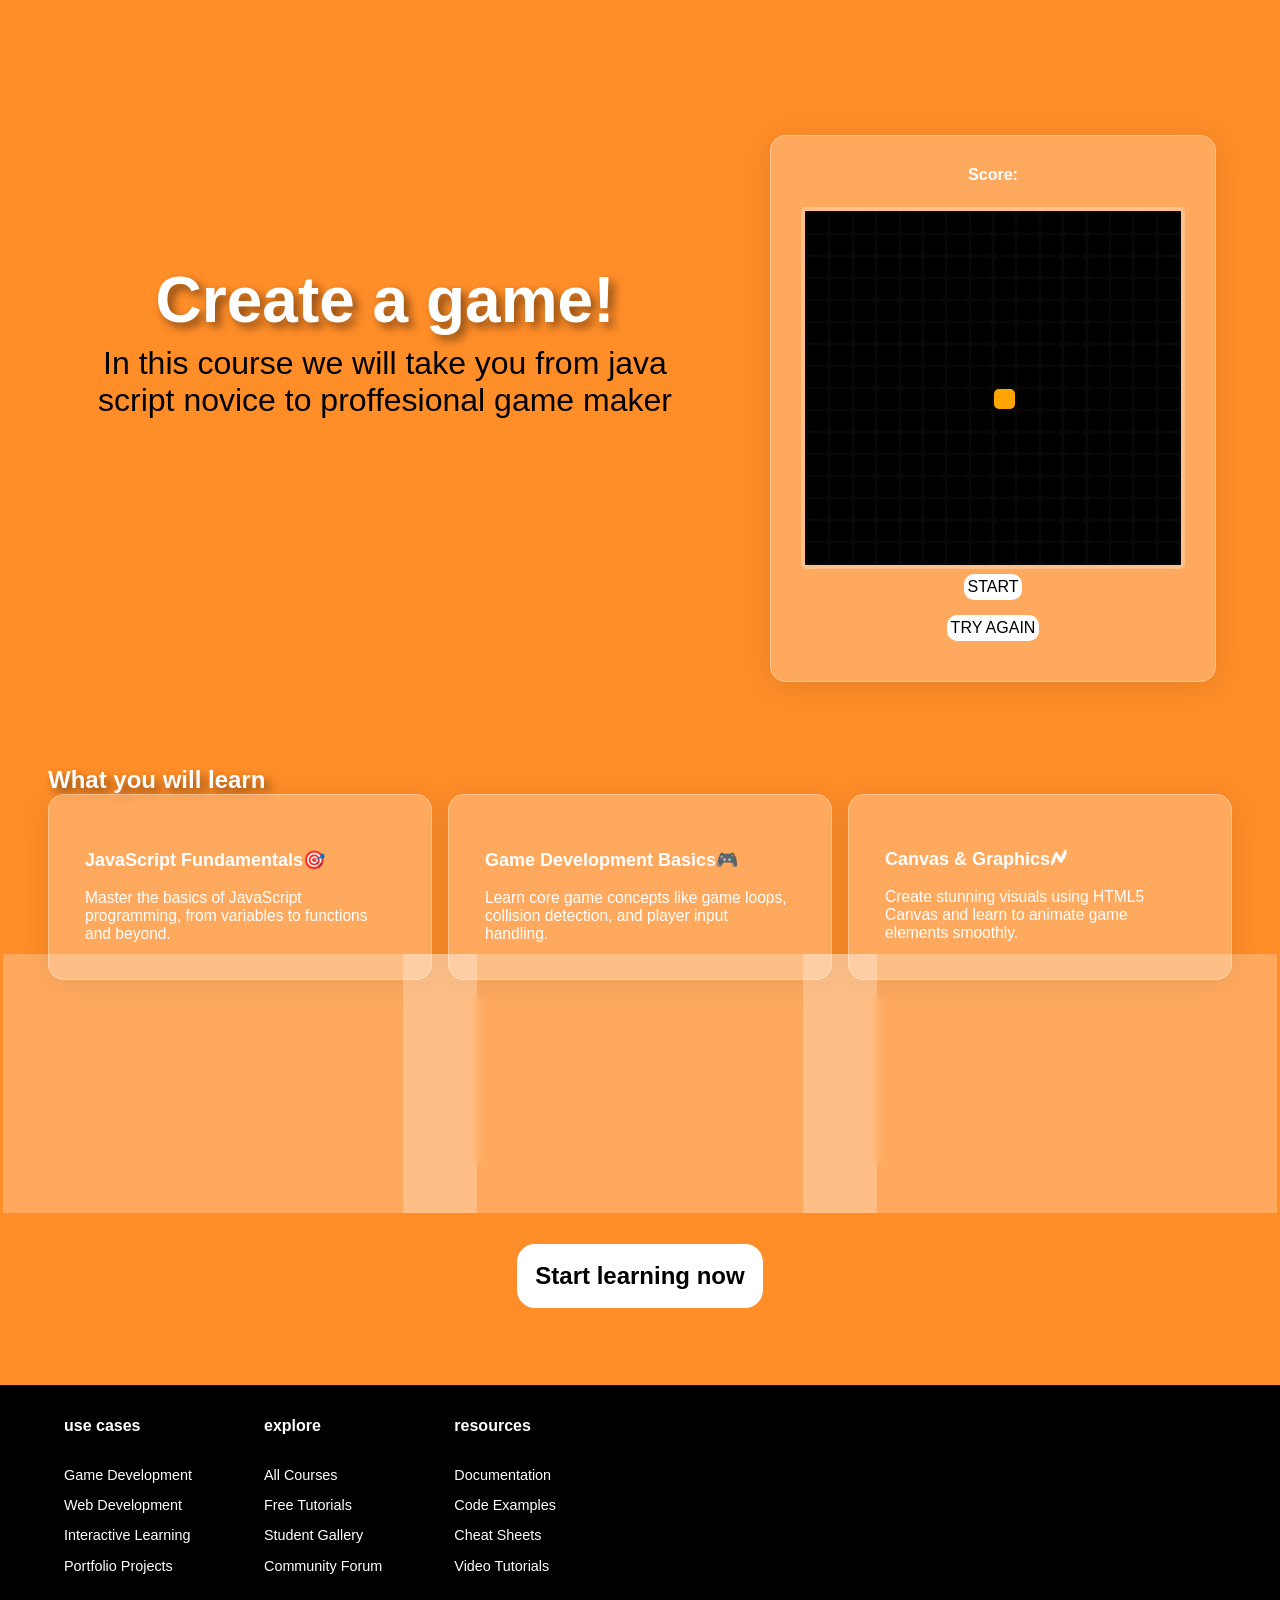
<file: Instruktivehemsida/index.htm>
<!DOCTYPE html>
<html lang="en">
<head>
    <meta charset="UTF-8">
    <meta name="viewport" content="width=device-width, initial-scale=1.0">
    <title>Hemsida</title>
    <link rel="stylesheet" href="Index.css">
</head>
<body>
    <div class="Section1">
    <div class="Head">
    <h1>Create a game!</h1>
    <p>In this course we will take you from java script novice to proffesional game maker</p>
    </div>


<div class="game">
<div class="score-header">
  Score: <span id="score" class="score"></span>
</div>
<table id="grid" class="grid"></table>

<div onclick="startCountdown()" class="btnStart btnSnake" id="btnStart">Start</div>
<div onclick="restart()" id="btnRestart" class="btnRestart btnSnake">try again</div>
</div>
<script src="Snakegame/Snake.js"></script>

</div>

    <div class="Courses">
        <h2>What you will learn</h2>
        <div class="group">
            <div class="card">
                
                 <h1>JavaScript Fundamentals🎯</h1>
                 <p>Master the basics of JavaScript programming, from variables to functions and beyond.</p>
            </div>

            <div class="card">
                <h1>Game Development Basics🎮</h1>
                 <p>Learn core game concepts like game loops, collision detection, and player input handling.</p>
            </div>

            <div class="card">
                                                <h1>Canvas & Graphics🗲</h1>
                 <p>Create stunning visuals using HTML5 Canvas and learn to animate game elements smoothly.</p>
            </div>

            <div class="card">
                                                 <h1>Game Logic & State📖</h1>
                 <p>Build complex game mechanics, manage game state, and implement scoring systems.</p>
            </div>

            <div class="card">
                                                                  <h1>Build Real Games🏆</h1>
                 <p>Build your first ever complete game!</p>
            </div>

            <div class="card">
                                                                  <h1>Deploy & Share🚀</h1>
                 <p>Learn to optimize, deploy your games online, and share them with the world.</p>
            </div>
        </div>
    </div>

    <div class="Coursbtn">
       <a href="Courses.htm"><button>Start learning now</button></a>
    </div>

    <footer>
<div class="list">
        <ul>
            <li class="first">use cases</li>
        </ul>

        <ul>
            <li>Game Development</li>
        </ul>

        <ul>
            <li>Web Development</li>
        </ul>

        <ul>
            <li>Interactive Learning</li>
        </ul>

        <ul>
            <li>Portfolio Projects</li>
        </ul>
</div>

<div class="list">
        <ul>
            <li class="first">explore</li>
        </ul>

        <ul>
            <li>All Courses</li>
        </ul>

        <ul>
            <li>Free Tutorials</li>
        </ul>

        <ul>
            <li>Student Gallery</li>
        </ul>

        <ul>
            <li>Community Forum</li>
        </ul>
</div>

<div class="list">
        <ul>
            <li class="first">resources</li>
        </ul>

        <ul>
            <li>Documentation</li>
        </ul>

        <ul>
            <li>Code Examples</li>
        </ul>

        <ul>
            <li>Cheat Sheets</li>
        </ul>

        <ul>
            <li>Video Tutorials</li>
        </ul>
</div>

    </footer>
</body>
</html>
</file>
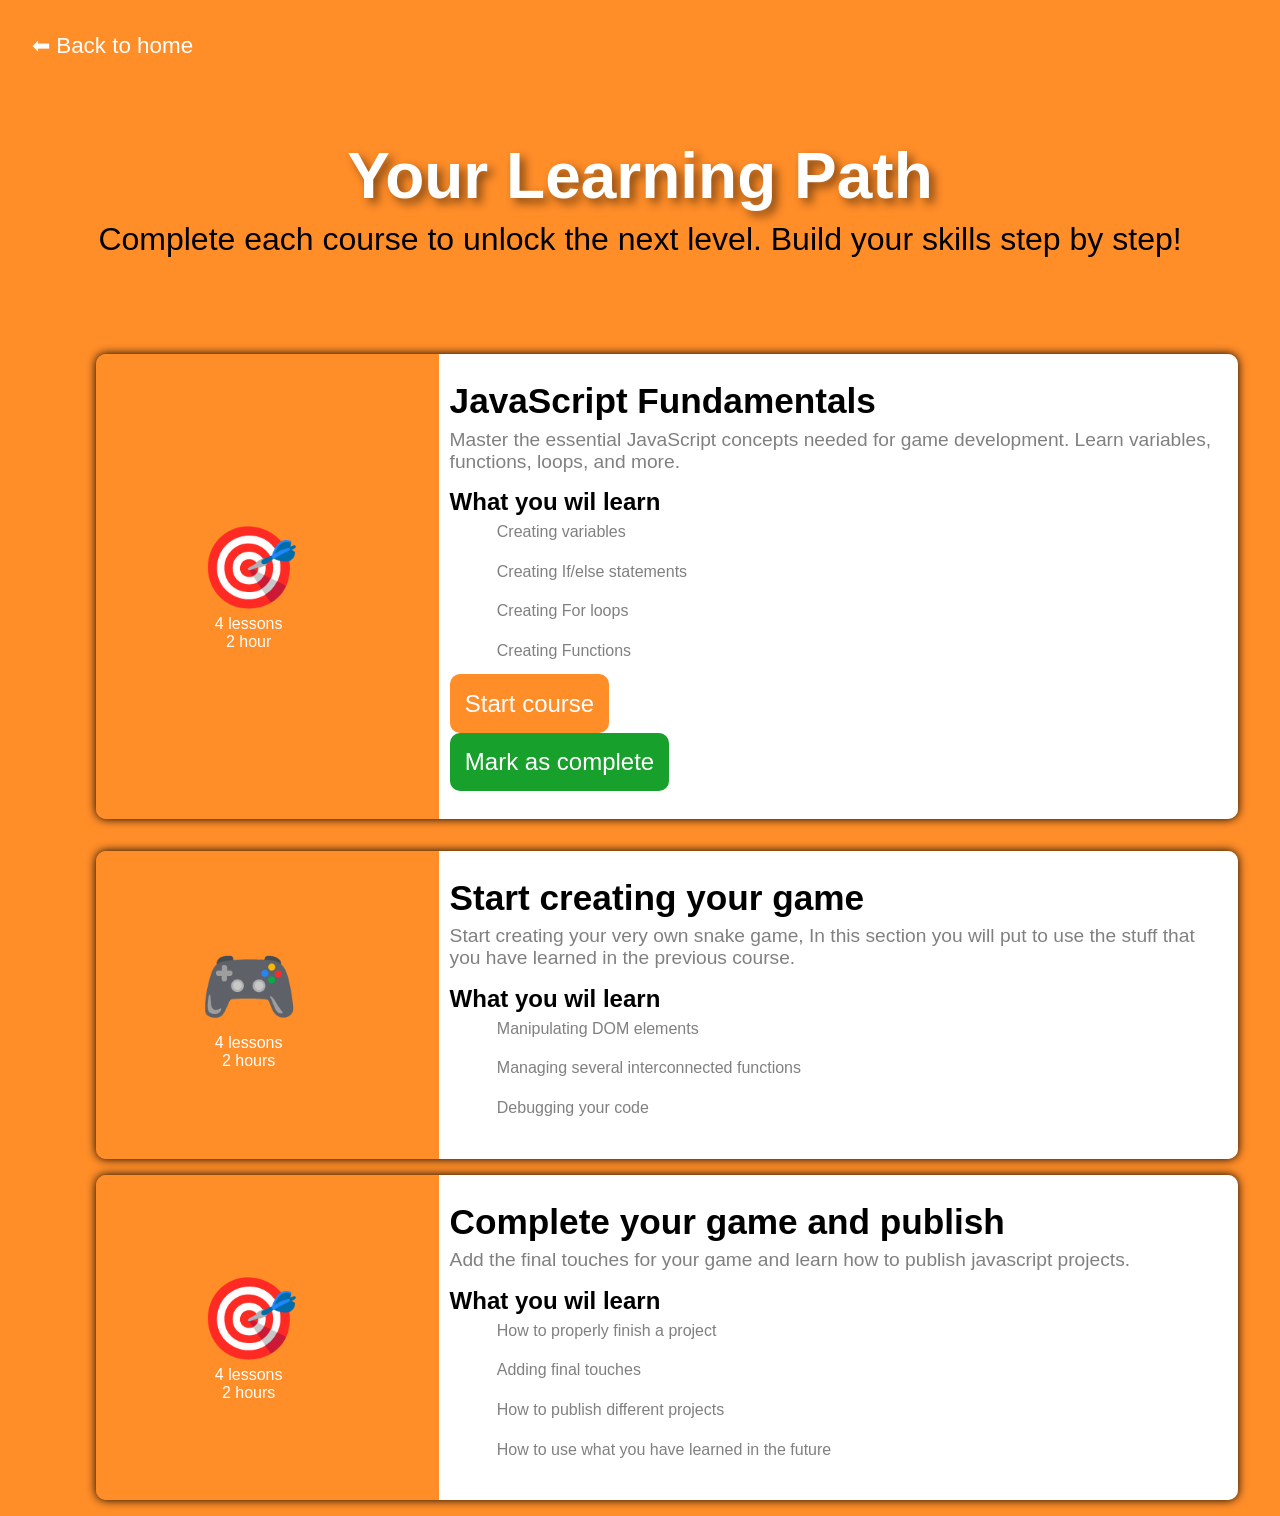
<file: Instruktivehemsida/Courses.htm>
<!DOCTYPE html>
<html lang="en">
<head>
    <meta charset="UTF-8">
    <meta name="viewport" content="width=device-width, initial-scale=1.0">
    <title>Courses</title>
    <link rel="stylesheet" href="Courses.css">
</head>
<body>
<a href="Index.htm" class="back">⬅ Back to home</a>
    <div class="Head">
    <h1>Your Learning Path</h1>
    <p>Complete each course to unlock the next level. 
        Build your skills step by step!</p>
    </div>

    <div class="group">
            <div class="card">

                <div class="logo">
                    <h1>🎯</h1>
                    
                        <p>4 lessons</p>
                        <p>2 hour</p>
                    
                    <div class="Status">
                        <p class="Cmplt" id="Cmplt">Completed</p>
                    </div>

                </div>

                <div class="text">
                 <h1>JavaScript Fundamentals</h1>
                 <p>Master the essential JavaScript concepts needed for game development. Learn variables, functions, loops, and more.</p>


                 <h2>What you wil learn</h2>
                 <ul>
                    <li>Creating variables</li>
                 </ul>
                <ul>
                    <li>Creating If/else statements</li>
                 </ul>
                 <ul>
                    <li>Creating For loops</li>
                 </ul>
                  <ul>
                    <li>Creating Functions</li>
                 </ul>

                 <a href="Course1.htm"><button class="Strtbtn" id="Strtbtn">Start course</button></a>
                 <a href="Course1.htm"><button class="revbtn" id="Revbtn">Review Course</button></a>
                 <a><button class="Dnbutton" id="Dnbutton" onclick="Completecourse()">Mark as complete</button></a>
                 </div>
            </div>
    </div>
            <div class="group">
            <div class="card">

                <div class="logo">
                    <h1>🎮</h1>
                    
                        <p>4 lessons</p>
                        <p>2 hours</p>
                    
                    <div class="Status">
                        <p class="Cmplt" id="Cmplt2">Completed</p>
                    </div>

                </div>

                <div class="text">
                 <h1>Start creating your game</h1>
                 <p>Start creating your very own snake game, In this section you will put to use the stuff that you have learned in the previous course.</p>


                 <h2>What you wil learn</h2>
                 <ul>
                    <li>Manipulating DOM elements</li>
                 </ul>
                <ul>
                    <li>Managing several interconnected functions</li>
                 </ul>
                 <ul>
                    <li>Debugging your code</li>
                 </ul>

                 <a href="Course2.htm"><button class="Strtbtn" id="Strtbtn2">Start course</button></a>
                 <a href="Course2.htm"><button class="revbtn" id="Revbtn2">Review Course</button></a>
                 <a><button class="Dnbutton" id="Dnbutton2" onclick="Completecourse2()">Mark as complete</button></a>
                 </div>
            </div>

            <div class="card">

                <div class="logo">
                    <h1>🎯</h1>
                    
                        <p>4 lessons</p>
                        <p>2 hours</p>
                    
                    <div class="Status">
                        <p class="Cmplt" id="Cmplt2">Completed</p>
                    </div>

                </div>

                <div class="text">
                 <h1>Complete your game and publish</h1>
                 <p>Add the final touches for your game and learn how to publish javascript projects.</p>


                 <h2>What you wil learn</h2>
                 <ul>
                    <li>How to properly finish a project</li>
                 </ul>
                <ul>
                    <li>Adding final touches</li>
                 </ul>
                 <ul>
                    <li>How to publish different projects</li>
                 </ul>
                  <ul>
                    <li>How to use what you have learned in the future</li>
                 </ul>

                 <a href="Course3.htm"><button class="Strtbtn" id="Strtbtn2">Start course</button></a>
                 <a href="Course3.htm"><button class="revbtn" id="Revbtn2">Review Course</button></a>
                 <a><button class="Dnbutton" id="Dnbutton2" onclick="Completecourse2()">Mark as complete</button></a>
                 </div>
            </div>
        </div>
    </div>

    <script src="Courses.js"></script>
</body>
</html>
</file>
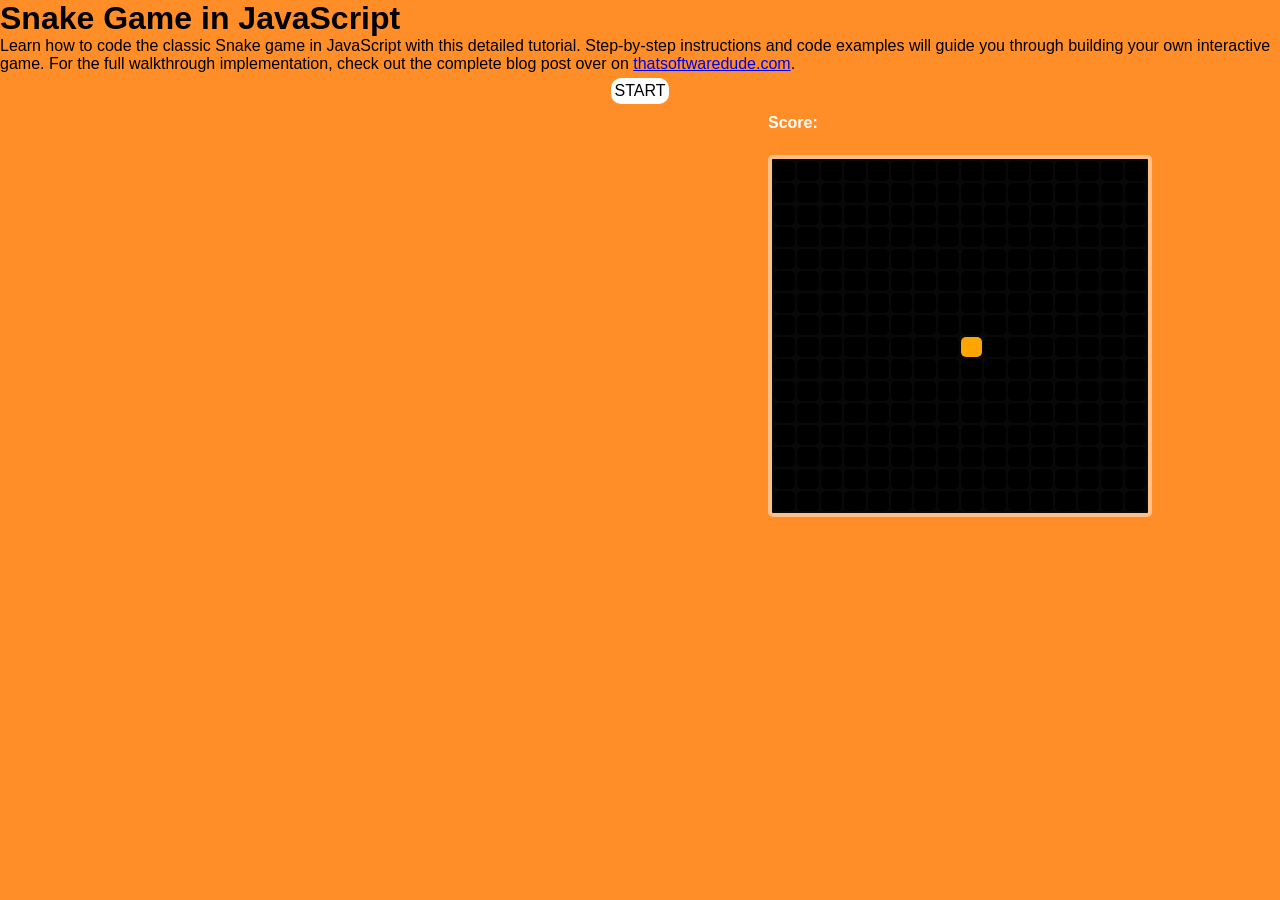
<file: Instruktivehemsida/Snakegame/Snake.htm>
<!DOCTYPE html>
<html lang="en">
<head>
    <meta charset="UTF-8">
    <meta name="viewport" content="width=device-width, initial-scale=1.0">
    <title>Document</title>
    <link rel="stylesheet" href="Snake.css">
</head>
<body>
    
</body>
</html>

<h1>Snake Game in JavaScript</h1>

<p class='description'>
  Learn how to code the classic Snake game in JavaScript with this detailed tutorial. Step-by-step instructions and code examples will guide you through building your own interactive game.
  For the full walkthrough implementation, check out the complete blog post over on <a href='https://www.thatsoftwaredude.com/content/6193/coding-the-snake-game-in-javascript' target='_blank'>thatsoftwaredude.com</a>.
</p>

<div onclick="startCountdown()" class="btnStart btnSnake" id="btnStart">Start</div>
<div onclick="restart()" id="btnRestart" class="btnRestart btnSnake">try again</div>

<div class="score-header">
  Score: <span id="score" class="score"></span>
</div>
<table id="grid" class="grid"></table>

<script src="Snake.js"></script>
</file>
<file: Instruktivehemsida/Index.css>
* {
    margin: 0;
    font-style: none;
    font-family: "Roboto Condensed", sans-serif;
    box-sizing: border-box;
}

body {
    background-color: #FF8D28;
    display: flex;
    flex-direction: column;
}

.Head {
    margin: auto;
    text-align: center;
    color: white;
    padding: 5em;
}

.Head h1 {
    font-size: 4em;
    text-shadow: 5px 5px 10px rgba(0, 0, 0, 0.477);
}

.Head p {
    margin-top: .25em;
    font-size: 2em;
    color: black;
}

.group {
    display: grid;
    grid-template-columns: repeat(3, 1fr);
    gap: 1rem;
    width: 100%;
    max-width: 1200px;
    margin: 0 auto;
}

.card {
    background: rgba(255, 255, 255, 0.25);
    border-radius: 16px;
    box-shadow: 0 4px 30px rgba(0, 0, 0, 0.1);
    backdrop-filter: blur(5px);
    -webkit-backdrop-filter: blur(5px);
    border: 1px solid rgba(255, 255, 255, 0.3);
    color: white;
    padding: 1.5em;
    width: 100%;
    transition: 250ms;
}

.card:hover {
    background: rgba(255, 255, 255, 0.432);
    transform: scale(1.05);
}

.card h1 {
    font-weight: 600;
    font-size: .75em;
    margin-bottom: 2vh;
    margin-top: 2vh;
}

.card p {
    font-weight: 200;
    font-size: .65em;
}

.Courses {
    padding: 2em;
    margin-top: 1.5em;
    font-size: 1.5em;
}

.Courses h2 {
    color: white;
    font-size: 1em;
    text-shadow: 5px 5px 10px rgba(0, 0, 0, 0.477);
}

footer {
    display: flex;
    padding: .5em;
    color: white;
    background-color: black;
    height: 45vh;
}

.list {
    margin: .5em;
    padding: .5em;
}

.list h2 {
    font-size: 1em;
}

.list li {
    margin-top: 1em;
    font-size: .9em;
    list-style: none;
}

li.first {
    margin-top: .5em;
    font-size: 1em;
    list-style: none;
    font-weight: 700;
    margin-bottom: 2em;
}

td {
    width: 30px;
    height: 20px;
    border: none;
    margin: 0px;
    padding: 0px;
    border-radius: 5px;
    background: rgb(0, 0, 0);
}

.grid {
    margin: 0 auto;
    background: rgb(8, 8, 8);
    height: auto;
    width: 30vw;
    border-style: solid;
    border-color: #ffc08a;
    border-radius: 5px;
    border-width: .25em;
}

.btnStart {
    margin-top: 1em;
    width: 100%;
    padding: .5em;
    cursor: pointer;
    text-align: center;
}

.btnRestart {
    background-color: #8247c2;
    display: none;
    margin-top: 50px;
    display: none;
}

.btnSnake {
    margin-bottom: 10px;
    border-radius: 10px;
    text-transform: uppercase;
    text-decoration: none;
    padding: .25em;
    background-color: #ffffff;
    transition: .25s;
    width: max-content;
    margin-left: auto;
    margin-right: auto;
    cursor: pointer;
    color: rgb(0, 0, 0);
    margin-top: 5px;
    display: block;
}

.btnSnake:hover {
    background-color: #e7e7e7;
}

.score-header {
    color: white;
    font-weight: 600;
    margin: 0 auto 2.5vh auto;
    width: 100%;
    text-align: center;
}

.Section1 {
    display: flex;
    justify-content: center;
    align-items: flex-start;
}

.game {
    background: rgba(255, 255, 255, 0.25);
    border-radius: 16px;
    box-shadow: 0 4px 30px rgba(0, 0, 0, 0.1);
    backdrop-filter: blur(5px);
    -webkit-backdrop-filter: blur(5px);
    border: 1px solid rgba(255, 255, 255, 0.3);
    width: 35vw;
    height: auto;
    margin-top: 15vh;
    margin-right: 5vw;
    padding: 30px;
    display: flex;
    flex-direction: column;
    align-items: center;
}

.Coursbtn {
    margin-left: auto;
    margin-right: auto;
    margin-bottom: 5vh;
    width: max-content;
    padding: 2em;
}

.Coursbtn button {
    padding: .75em;
    border: none;
    background-color: white;
    font-size: 1.5em;
    font-weight: 550;
    border-radius: .75em;
    transition: 250ms;
}

.Coursbtn button:hover {
    transform: scale(1.05);
}

@media (max-width: 1100px) {
    .Section1 {
        flex-direction: column;
        align-items: center;
    }
    
    .game {
        width: 90%;
        max-width: 500px;
        margin-right: 0;
        margin-top: 5vh;
    }

    .group {
        grid-template-columns: repeat(2, 1fr);
        padding: 20px;
    }
}

@media (max-width: 618px) {
    .game {
        display: none;
    }

    .group {
        grid-template-columns: 1fr;
    }

    .Head h1 {
        font-size: 2em;
    }

    footer {
        height: auto;
        flex-direction: column;
    }
}
</file>
<file: Instruktivehemsida/Courses.css>
*{
    margin: 0;
    font-style: none;
  font-family: "Roboto Condensed", sans-serif;
  list-style: none;
  text-decoration: none;
}

body{
    background-color: #FF8D28;
    display: flex;
    flex-direction: column;
}

.back{
    color: white;
    text-decoration: none;
    font-size: 1.4rem;
       margin-left: 2.5%;
    margin-top: 2.5%;
}

.Head{
   margin: auto;
   text-align: center;
   color: white;
   padding: 5em;
}

.Head h1{
    font-size: 4em;
       text-shadow: 5px 5px 10px rgba(0, 0, 0, 0.477);
}

.Head p{
    margin-top: .25em;
    font-size: 2em;
    color: black;

    
}

.group{
    display: grid;
    grid-template-columns: 1 1 auto;
    grid-gap: 1em;
    padding: 1em;
    margin-left: auto;
    margin-right: auto;
    
}

.card{

   color: #000000;
    padding: 1.5em;
    border-radius: 1em;
    width: 85vw;
    transition: 250ms ;
    
    display: flex;
    background: linear-gradient(to right, #FF8D28 0%, #FF8D28 30%, white 0%, white 70%);
        
    padding: 2.5%;
    box-shadow: 0px 0px 10px 0px black;
    border-radius: 10px;
    
    transition: 250ms;
}

.card:hover{
 transform: scale(1.05);
}

.text{
  
    width: 70%;
    margin-left: auto;
}

.text h1{
    font-size: 2.2rem;
}

.text p{
    color: grey;
    margin-bottom: 2%;
    margin-top: 1%;
    font-size: 1.2rem;
    
}

.text ul li{
    color: grey;
    padding: 1%;
    margin-bottom: 1%;

    
}



.Strtbtn{
    background-color: #FF8D28 ;
    border: none;
    color: white;
    padding: 2%;
    font-size: 1.5rem;
    border-radius: 10px;
    display: none;
}

.locked{
    background-color: #979797 ;
    border: none;
    color: white;
    padding: 2%;
    font-size: 1.5rem;
    border-radius: 10px;
}

.revbtn{
    background-color: #979797 ;
    border: none;
    color: white;
    padding: 2%;
    font-size: 1.5rem;
    border-radius: 10px;
    display: none;
}
#output{
    max-width: 80%;
}

.revbtn:hover{
    background-color: #8e8e8e;
}

.Dnbutton{
    background-color: #18a02c ;
    border: none;
    color: white;
    padding: 2%;
    font-size: 1.5rem;
    border-radius: 10px;
    display: none;
}




.Strtbtn:hover{
    background-color: #d87b28 ;
}

.Dnbutton:hover{
        background-color: #158626 ;
}


.logo{
    margin: auto;
    color: white;
    text-align: center;
}

.logo h1{
    font-size: 5rem;
}

.Cmplt{
 color: #18a02c;
 font-weight: 1000;
 text-shadow: 5px 5px 5px rgba(0, 0, 0, 0.177);
 display: none;

}

.Onging{
 font-weight: 1000;
 color: #ff3628;
 text-shadow: 5px 5px 5px rgba(0, 0, 0, 0.177);
 display: none;
}

@media (max-width: 425px) {
    .Head {
        padding: 2.5em 1em;
    }

    .Head h1 {
        font-size: 2.5rem;
    }

    .Head p {
        font-size: 1.2rem;
    }

    .group {
        display: flex;
        flex-direction: column;
        align-items: center;
        width: 100%;
        padding: 10px;
    }

    .card {
        width: 90%;
        flex-direction: column;
        background: white;
        padding: 20px;
        margin-bottom: 1em;
    }

    .logo {
        margin-bottom: 1.5rem;
    }

    .logo h1 {
        font-size: 3rem;
        color: #FF8D28;
    }

    .text {
        width: 100%;
        text-align: center;
    }

    .text h1 {
        font-size: 1.5rem;
    }

    .text p, 
    .text ul li {
        font-size: 1rem;
    }

    .Strtbtn, 
    .revbtn, 
    .Dnbutton {
        width: 100%;
        padding: 15px;
        margin-top: 10px;
    }
}
</file>
<file: Instruktivehemsida/Snakegame/Snake.css>
*{
    margin: 0;
    font-style: none;
  font-family: "Roboto Condensed", sans-serif;
}

body{
    background-color: #FF8D28;
    display: flex;
    flex-direction: column;
}

.Head{
   margin: auto;
   text-align: center;
   color: white;
   padding: 5em;

   
   
}

.Head h1{
    font-size: 4em;
       text-shadow: 5px 5px 10px rgba(0, 0, 0, 0.477);
}

.Head p{
     margin-top: .25em;
    font-size: 2em;
    color: black;

    
}



.group{
    display: grid;
    grid-template-columns: auto auto auto;
    grid-gap: 1em;
    padding: 1em;
    
}

.card{
    background: rgba(255, 255, 255, 0.25);
   border-radius: 16px;
   box-shadow: 0 4px 30px rgba(0, 0, 0, 0.1);
   backdrop-filter: blur(5px);
   -webkit-backdrop-filter: blur(5px);
   border: 1px solid rgba(255, 255, 255, 0.3);

   color: white;
    padding: 1.5em;
    border-radius: 1em;
    width: 20vw;
    transition: 250ms ;
    
}

.card:hover{
    background: rgba(255, 255, 255, 0.432);
    transform: scale(1.05);
   
}

.card h1{
    font-weight: 600;
    font-size: .75em;
    margin-bottom: 2vh;
    margin-top: 2vh;
    
}


.card p{
    font-weight: 200;
    font-size: .65em;
}

.Courses{
    padding: 2em;
    margin-top: 1.5em;
    font-size: 1.5em;
}

.Courses h2{
    color: white;
    font-size: 1em;
         text-shadow: 5px 5px 10px rgba(0, 0, 0, 0.477);
}

footer{
    display: flex;
    padding: .5em;
    color: white;
    background-color: black;
    height: 45vh;
}

.list{
    margin:.5em;
    padding: .5em;
}

.list h2{
    font-size: 1em;
}


.list li{
    margin-top: 1em;
    font-size: .9em;
    list-style: none;
}


li.first{
    margin-top: .5em;
    font-size: 1em;
    list-style: none;
    font-weight: 700;
    margin-bottom: 2em;
}


td
{
	width: 30px;
    height: 20px;
	border: none;
	margin: 0px;
	padding: 0px;
	border-radius:5px;
    background:rgb(0, 0, 0);
 
    
    
}

.grid{
	margin: 0px auto;
    background:rgb(8, 8, 8);
    height: 10vh;
    width: 30vw;
    margin-right: 10vw;
    border-style: solid;
    border-color: #ffc08a;
    border-radius: 5px;
    border-width: .25em;
   
    
}

.btnStart{
    margin-top: 1em;
    width: 20vw;
    padding: .5em;
    
    cursor: pointer;
    margin-left: -100px;
    text-align: center;
    box-sizing: border-box;
    
  
}

.btnRestart
{
	background-color: #8247c2;
	display: none;
    
    margin-top: 50px;
}

.btnSnake
{
   
    margin-bottom: 10px;
	border-radius: 10px;
    text-transform: uppercase;
    text-decoration: none;
    padding: .25em;
    background-color: #ffffff;
    transition: .25s;
    width: max-content;
    margin-left: auto;
    margin-right: auto;
    cursor: pointer;
    color: rgb(0, 0, 0);
    font: size 1em;;
    margin-top: 5px;
    
}

.btnSnake:hover{
    background-color:#e7e7e7 ;
}


.score-header
{
  
  color:white;
  font-weight: 600;
  margin: 0px auto;
  width: 30vw;
  margin-right: 10vw;
  margin-bottom: 2.5vh;

  
  
}

.Section1{
    display: flex;
}

.game{


background: rgba(255, 255, 255, 0.25);
border-radius: 16px;
box-shadow: 0 4px 30px rgba(0, 0, 0, 0.1);
backdrop-filter: blur(5px);
-webkit-backdrop-filter: blur(5px);
border: 1px solid rgba(255, 255, 255, 0.3);

width: 30vw;
height: 60vh;
margin-top: 15vh;
margin-right: 5vw; 
padding: 30px;
}

.Coursbtn{
    margin-left: auto;
    margin-right: auto;
    margin-bottom: 5vh;

    width: max-content;
    padding: 2em;
}

.Coursbtn button{
   padding: .75em;
   border: none;
   background-color: white;
   font-size: 1.5em;
   font-weight: 550;
   border-radius: .75em;
   transition: 250ms;
}

.Coursbtn button:hover{
    transform: scale(1.05);
}
</file>
